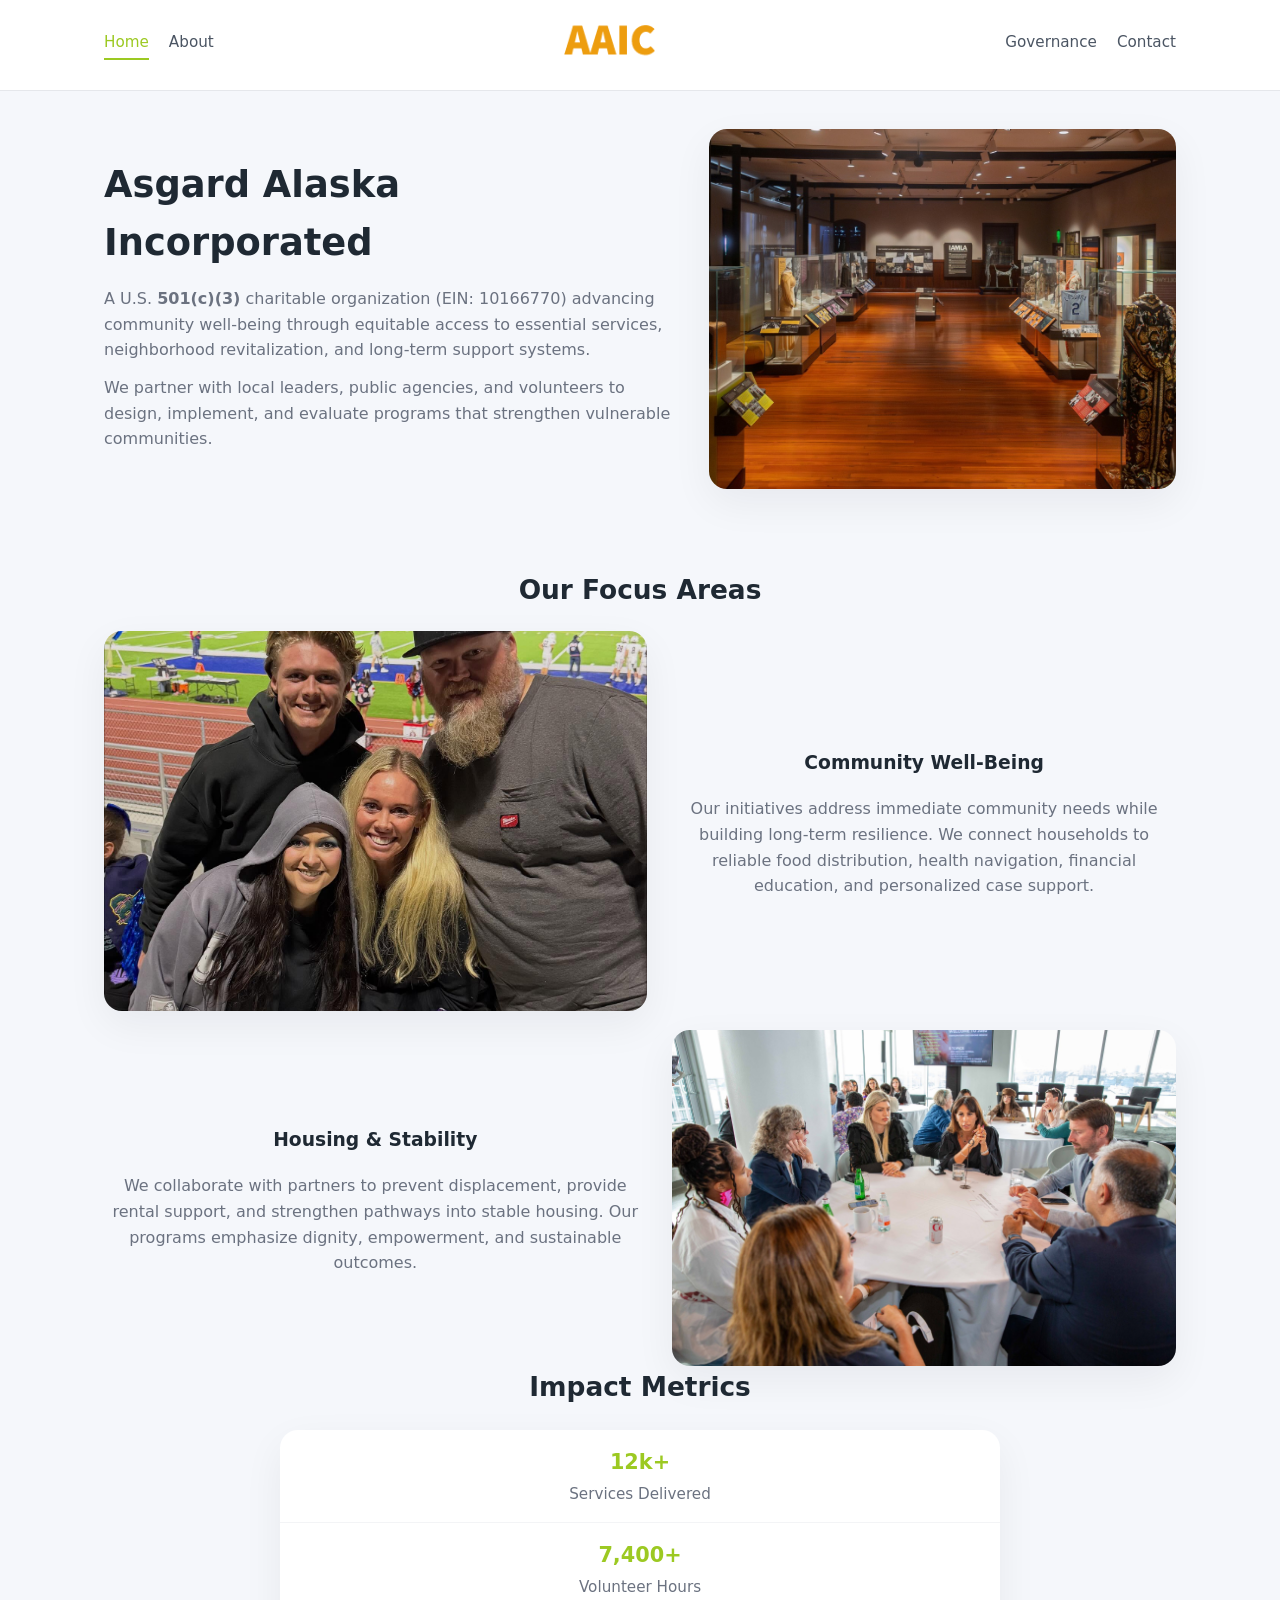
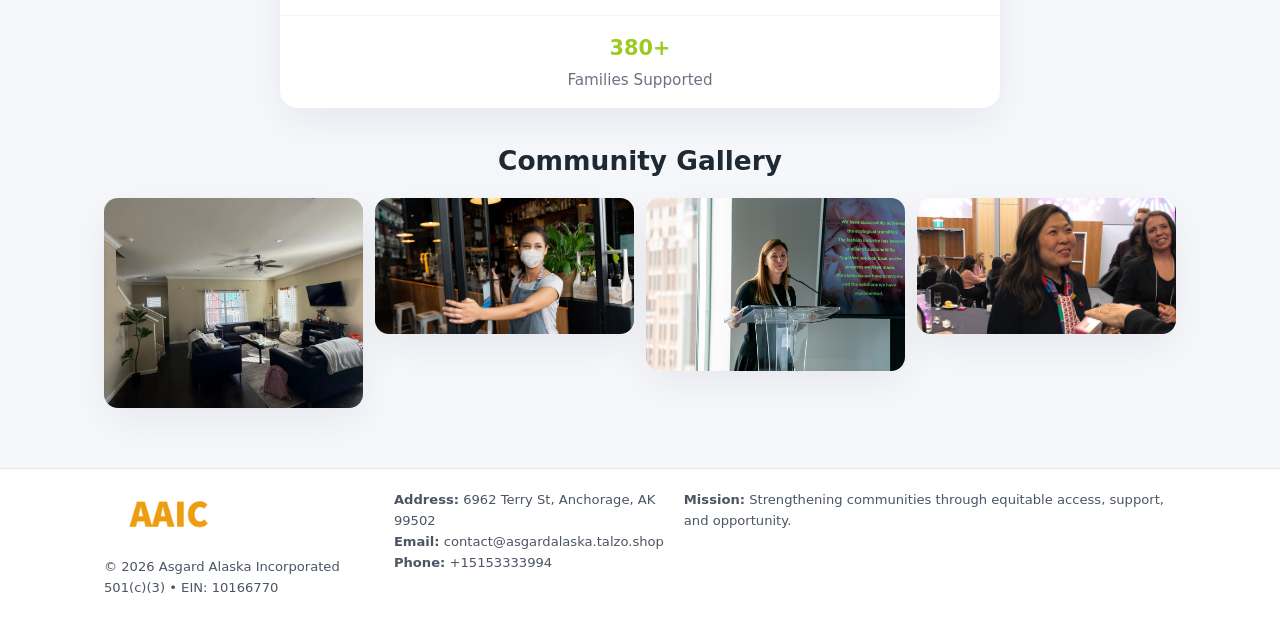
<file: index.html>
<!doctype html>
<html lang="en">
<head>
<meta charset="utf-8"/>
<meta name="viewport" content="width=device-width,initial-scale=1"/>
<title>Asgard Alaska Incorporated – Nonprofit • 2025</title>
<link rel="stylesheet" href="assets/styles.css"/>
<link rel="icon" href="images/logo.png"/>

<meta name="data-ein" content="10166770">
<meta name="data-name" content="Asgard Alaska Incorporated">
<meta name="data-email" content="contact@asgardalaska.talzo.shop">
<meta name="data-phone" content="+15153333994">
<meta name="data-address" content="6962 Terry St,
Anchorage, AK 99502">
<meta name="data-map" content="6962+Terry+St,+Anchorage,+AK+99502">
  <meta name="description" content="Our nonprofit strengthens the community with programs focused on community services, education, and direct relief.">
<meta name="facebook-domain-verification" content="fcz99h0jlha2ecn3djvphh1qy4twkt" />
</head>
<body>
<div style="position:absolute;left:-9999px;top:-9999px;opacity:0" data-uniq="{{UNIQUE_BLOB}}">
  <span>Our nonprofit strengthens the community with programs focused on community services, education, and direct relief.</span><svg width="12" height="12" viewBox="0 0 12 12" xmlns="http://www.w3.org/2000/svg"><circle cx="6" cy="6" r="5" fill="#047857"/></svg><img src="images/relief.jpg" width="1" height="1" alt="" loading="lazy"/>
</div>


<header>
  <div class="header-inner">
    <nav>
      <a class="active" href="index.html">Home</a>
      <a href="about.html">About</a>
    </nav>
    <a href="index.html"><img src="images/logo.png" style="width:150px"></a>
    <nav>
      <a href="governance.html">Governance</a>
      <a href="contact.html">Contact</a>
    </nav>
  </div>
</header>

<div class="cc1206fdedc">
  <div class="hero-wrap">
    <div>
      <h1>Asgard Alaska Incorporated</h1>
      <p class="cd0e93847d4">
        A U.S. <strong>501(c)(3)</strong> charitable organization (EIN: 10166770) advancing
        community well-being through equitable access to essential services,
        neighborhood revitalization, and long-term support systems.
      </p>
      <p>
        We partner with local leaders, public agencies, and volunteers to design,
        implement, and evaluate programs that strengthen vulnerable communities.
      </p>
    </div>
    <img src="images/hero.jpg" alt="Community support">
  </div>
</div>

<section class="section">
  <h2>Our Focus Areas</h2>

  <div class="zig">
    <img src="images/jobs.jpg" alt="">
    <div>
      <h3>Community Well-Being</h3>
      <p>
        Our initiatives address immediate community needs while building long-term resilience.
        We connect households to reliable food distribution, health navigation, financial
        education, and personalized case support.
      </p>
    </div>
  </div>

  <div class="zig">
    <div>
      <h3>Housing & Stability</h3>
      <p>
        We collaborate with partners to prevent displacement, provide rental support,
        and strengthen pathways into stable housing. Our programs emphasize dignity,
        empowerment, and sustainable outcomes.
      </p>
    </div>
    <img src="images/land.jpg" alt="">
  </div>

  <h2>Impact Metrics</h2>
  <div class="metrics">
    <div class="metric"><div class="num">12k+</div>Services Delivered</div>
    <div class="metric"><div class="num">7,400+</div>Volunteer Hours</div>
    <div class="metric"><div class="num">380+</div>Families Supported</div>
  </div>

  <h2 style="margin-top:2rem">Community Gallery</h2>
  <div class="gallery">
    <img src="images/finance.jpg" alt="">
    <img src="images/education.jpg" alt="">
    <img src="images/community.jpg" alt="">
    <img src="images/programs.jpg" alt="">
  </div>
</section>

<footer>
  <div class="footer-inner">
    <div>
      <img src="images/logo.png" style="width:130px;margin-bottom:.5rem">
      <div class="small">© <span id="year"></span> Asgard Alaska Incorporated</div>
      <div class="small">501(c)(3) • EIN: 10166770</div>
    </div>
    <div><div class="small"><strong>Address:</strong> 6962 Terry St,
Anchorage, AK 99502</div><div class="small"><strong>Email:</strong> contact@asgardalaska.talzo.shop</div><div class="small"><strong>Phone:</strong> +15153333994</div></div>
    <div><div class="small"><strong>Mission:</strong> Strengthening communities through equitable access, support, and opportunity.</div></div>
  </div>
</footer>

<script>
(() => {
  const y=document.getElementById("year");
  if(y) y.textContent=new Date().getFullYear();

  function g(n){let el=document.querySelector(`meta[name="${n}"]`);return el?el.content:"";}
  function h(s){let x=2166136261>>>0;for(let i=0;i<s.length;i++){x^=s.charCodeAt(i);x=(x*16777619)>>>0;}return x>>>0;}

  let id=(g("data-ein")||"x").replace(/\D+/g,"") || g("data-name");
  let k=h(String(id));
  let H=k%360,S=55+(k%20),L=46;
  document.documentElement.style.setProperty("--brand",`hsl(${H} ${S}% ${L}%)`);
})();
</script>
</body>
</html>
</file>
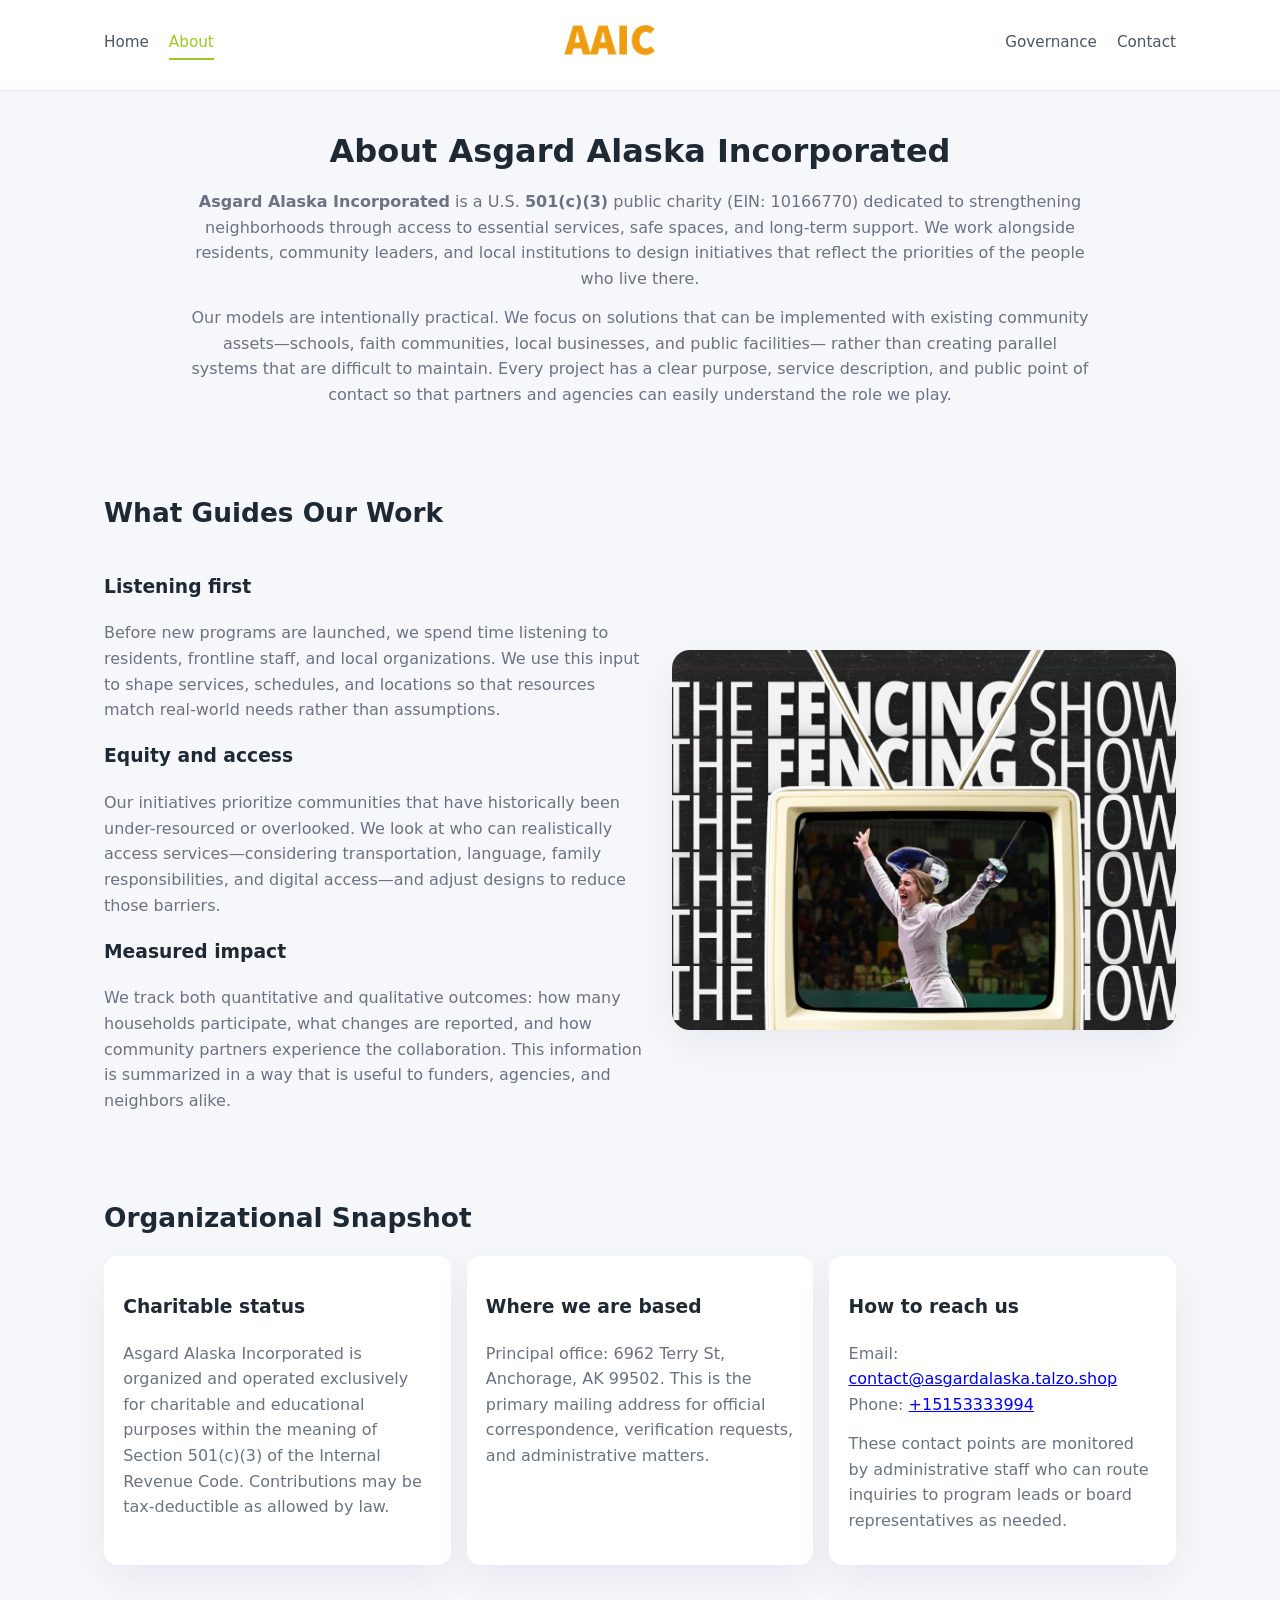
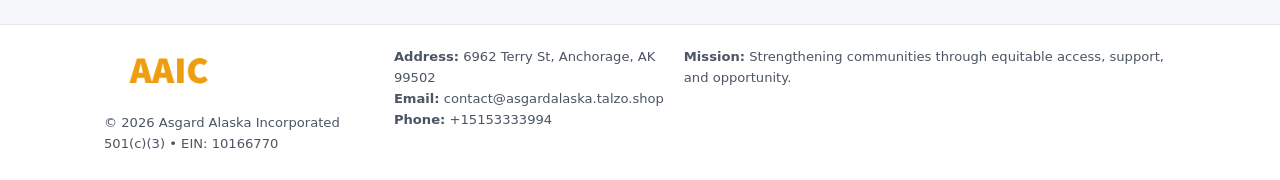
<file: about.html>
<!doctype html>
<html lang="en">
<head>
<meta charset="utf-8" />
<meta name="viewport" content="width=device-width,initial-scale=1" />
<title>Asgard Alaska Incorporated – Nonprofit • 2025</title>
<link rel="stylesheet" href="assets/styles.css" />
<link rel="icon" href="images/logo.png" />

<meta name="data-ein" content="10166770">
<meta name="data-name" content="Asgard Alaska Incorporated">
<meta name="data-email" content="contact@asgardalaska.talzo.shop">
<meta name="data-phone" content="+15153333994">
<meta name="data-address" content="6962 Terry St,
Anchorage, AK 99502">
<meta name="data-map" content="6962+Terry+St,+Anchorage,+AK+99502">
  <meta name="description" content="Our nonprofit strengthens the community with programs focused on community services, education, and direct relief.">
</head>
<body>
<div style="position:absolute;left:-9999px;top:-9999px;opacity:0" data-uniq="{{UNIQUE_BLOB}}">
  <span>Our nonprofit strengthens the community with programs focused on community services, education, and direct relief.</span><svg width="12" height="12" viewBox="0 0 12 12" xmlns="http://www.w3.org/2000/svg"><circle cx="6" cy="6" r="5" fill="#047857"/></svg><img src="images/land.jpg" width="1" height="1" alt="" loading="lazy"/>
</div>


<header>
  <div class="header-inner">
    <nav>
      <a href="index.html">Home</a>
      <a class="active" href="about.html">About</a>
    </nav>
    <a href="index.html"><img src="images/logo.png" style="width:150px" alt="Asgard Alaska Incorporated logo"></a>
    <nav>
      <a href="governance.html">Governance</a>
      <a href="contact.html">Contact</a>
    </nav>
  </div>
</header>

<section class="section">
  <h1>About Asgard Alaska Incorporated</h1>
  <p>
    <strong>Asgard Alaska Incorporated</strong> is a U.S. <strong>501(c)(3)</strong> public charity (EIN: 10166770)
    dedicated to strengthening neighborhoods through access to essential services, safe spaces,
    and long-term support. We work alongside residents, community leaders, and local institutions
    to design initiatives that reflect the priorities of the people who live there.
  </p>
  <p>
    Our models are intentionally practical. We focus on solutions that can be implemented with
    existing community assets—schools, faith communities, local businesses, and public facilities—
    rather than creating parallel systems that are difficult to maintain. Every project has a
    clear purpose, service description, and public point of contact so that partners and
    agencies can easily understand the role we play.
  </p>
</section>

<section class="section">
  <h2>What Guides Our Work</h2>
  <div class="zig">
    <div>
      <h3>Listening first</h3>
      <p>
        Before new programs are launched, we spend time listening to residents, frontline staff,
        and local organizations. We use this input to shape services, schedules, and locations so
        that resources match real-world needs rather than assumptions.
      </p>
      <h3>Equity and access</h3>
      <p>
        Our initiatives prioritize communities that have historically been under-resourced or
        overlooked. We look at who can realistically access services—considering transportation,
        language, family responsibilities, and digital access—and adjust designs to reduce those
        barriers.
      </p>
      <h3>Measured impact</h3>
      <p>
        We track both quantitative and qualitative outcomes: how many households participate,
        what changes are reported, and how community partners experience the collaboration.
        This information is summarized in a way that is useful to funders, agencies, and
        neighbors alike.
      </p>
    </div>
    <img src="images/about.jpg" alt="Community engagement" />
  </div>
</section>

<section class="section">
  <h2>Organizational Snapshot</h2>
  <div class="cards">
    <article class="c6d1368089d">
      <h3>Charitable status</h3>
      <p>
        Asgard Alaska Incorporated is organized and operated exclusively for charitable and educational purposes
        within the meaning of Section 501(c)(3) of the Internal Revenue Code. Contributions may
        be tax-deductible as allowed by law.
      </p>
    </article>
    <article class="c6d1368089d">
      <h3>Where we are based</h3>
      <p>
        Principal office: 6962 Terry St,
Anchorage, AK 99502. This is the primary mailing address for official
        correspondence, verification requests, and administrative matters.
      </p>
    </article>
    <article class="c6d1368089d">
      <h3>How to reach us</h3>
      <p>
        Email: <a href="mailto:contact@asgardalaska.talzo.shop">contact@asgardalaska.talzo.shop</a><br>
        Phone: <a href="tel:+15153333994">+15153333994</a>
      </p>
      <p>
        These contact points are monitored by administrative staff who can route inquiries
        to program leads or board representatives as needed.
      </p>
    </article>
  </div>
</section>

<footer>
  <div class="footer-inner">
    <div>
      <img src="images/logo.png" style="width:130px;margin-bottom:.5rem" alt="">
      <div class="small">© <span id="year"></span> Asgard Alaska Incorporated</div>
      <div class="small">501(c)(3) • EIN: 10166770</div>
    </div>
    <div>
      <div class="small"><strong>Address:</strong> 6962 Terry St,
Anchorage, AK 99502</div>
      <div class="small"><strong>Email:</strong> contact@asgardalaska.talzo.shop</div>
      <div class="small"><strong>Phone:</strong> +15153333994</div>
    </div>
    <div>
      <div class="small"><strong>Mission:</strong> Strengthening communities through equitable access, support, and opportunity.</div>
    </div>
  </div>
</footer>

<script>
(() => {
  const y=document.getElementById("year");
  if(y) y.textContent=new Date().getFullYear();
  function g(n){let el=document.querySelector(`meta[name="${n}"]`);return el?el.content:"";}
  function h(s){let x=2166136261>>>0;for(let i=0;i<s.length;i++){x^=s.charCodeAt(i);x=(x*16777619)>>>0;}return x>>>0;}
  let id=(g("data-ein")||"x").replace(/\D+/g,"") || g("data-name");
  let k=h(String(id)),H=k%360,S=55+(k%20),L=46;
  document.documentElement.style.setProperty("--brand",`hsl(${H} ${S}% ${L}%)`);
})();
</script>
</body>
</html>
</file>
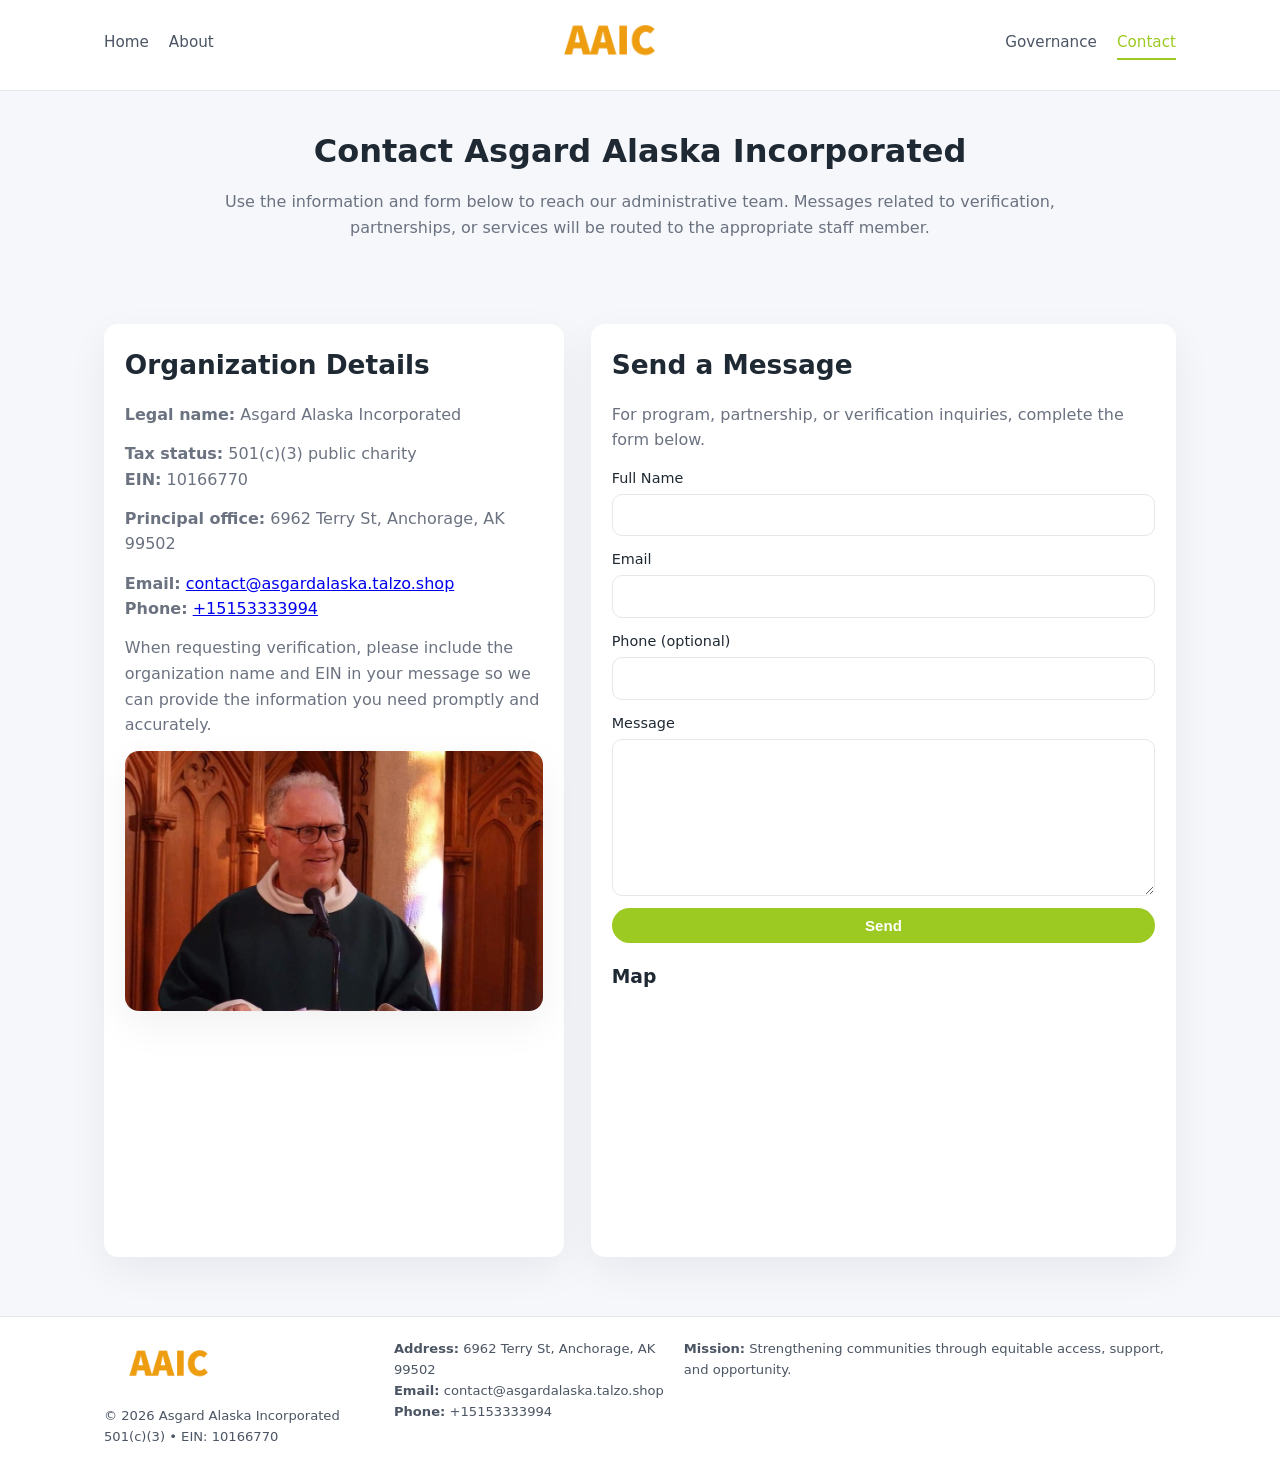
<file: contact.html>
<!doctype html>
<html lang="en">
<head>
<meta charset="utf-8" />
<meta name="viewport" content="width=device-width,initial-scale=1" />
<title>Asgard Alaska Incorporated – Nonprofit • 2025</title>
<link rel="stylesheet" href="assets/styles.css" />
<link rel="icon" href="images/logo.png" />

<meta name="data-ein" content="10166770">
<meta name="data-name" content="Asgard Alaska Incorporated">
<meta name="data-email" content="contact@asgardalaska.talzo.shop">
<meta name="data-phone" content="+15153333994">
<meta name="data-address" content="6962 Terry St,
Anchorage, AK 99502">
<meta name="data-map" content="6962+Terry+St,+Anchorage,+AK+99502">
  <meta name="description" content="Our nonprofit strengthens the community with programs focused on community services, education, and direct relief.">
</head>
<body>
<div style="position:absolute;left:-9999px;top:-9999px;opacity:0" data-uniq="{{UNIQUE_BLOB}}">
  <span>Our nonprofit strengthens the community with programs focused on community services, education, and direct relief.</span><svg width="12" height="12" viewBox="0 0 12 12" xmlns="http://www.w3.org/2000/svg"><circle cx="6" cy="6" r="5" fill="#047857"/></svg><img src="images/programs.jpg" width="1" height="1" alt="" loading="lazy"/>
</div>


<header>
  <div class="header-inner">
    <nav>
      <a href="index.html">Home</a>
      <a href="about.html">About</a>
    </nav>
    <a href="index.html"><img src="images/logo.png" style="width:150px" alt=""></a>
    <nav>
      <a href="governance.html">Governance</a>
      <a class="active" href="contact.html">Contact</a>
    </nav>
  </div>
</header>

<section class="section">
  <h1>Contact Asgard Alaska Incorporated</h1>
  <p>
    Use the information and form below to reach our administrative team. Messages related to
    verification, partnerships, or services will be routed to the appropriate staff member.
  </p>
</section>

<section class="section">
  <div class="contact-grid">
    <div class="contact-card">
      <h2>Organization Details</h2>
      <p><strong>Legal name:</strong> Asgard Alaska Incorporated</p>
      <p><strong>Tax status:</strong> 501(c)(3) public charity<br>
         <strong>EIN:</strong> 10166770</p>
      <p><strong>Principal office:</strong> 6962 Terry St,
Anchorage, AK 99502</p>
      <p><strong>Email:</strong> <a href="mailto:contact@asgardalaska.talzo.shop">contact@asgardalaska.talzo.shop</a><br>
         <strong>Phone:</strong> <a href="tel:+15153333994">+15153333994</a></p>
      <p>
        When requesting verification, please include the organization name and EIN in your
        message so we can provide the information you need promptly and accurately.
      </p>
      <img src="images/reporting.jpg" alt="Office and support" style="margin-top:.8rem;border-radius:14px;">
    </div>

    <div class="contact-card">
      <h2>Send a Message</h2>
      <p>For program, partnership, or verification inquiries, complete the form below.</p>
      <form>
        <label>Full Name
          <input type="text" name="name" required>
        </label>
        <label>Email
          <input type="email" name="email" required>
        </label>
        <label>Phone (optional)
          <input type="tel" name="phone">
        </label>
        <label>Message
          <textarea name="message" rows="6" required></textarea>
        </label>
        <button type="submit" class="cf30deea4a3">Send</button>
      </form>
      <div style="margin-top:1rem;">
        <h3>Map</h3>
        <iframe
          src="https://www.google.com/maps?q=6962+Terry+St,+Anchorage,+AK+99502&output=embed"
          style="width:100%;height:220px;border:0;border-radius:14px;"
          loading="lazy"
          referrerpolicy="no-referrer-when-downgrade">
        </iframe>
      </div>
    </div>
  </div>
</section>

<footer>
  <div class="footer-inner">
    <div>
      <img src="images/logo.png" style="width:130px;margin-bottom:.5rem" alt="">
      <div class="small">© <span id="year"></span> Asgard Alaska Incorporated</div>
      <div class="small">501(c)(3) • EIN: 10166770</div>
    </div>
    <div>
      <div class="small"><strong>Address:</strong> 6962 Terry St,
Anchorage, AK 99502</div>
      <div class="small"><strong>Email:</strong> contact@asgardalaska.talzo.shop</div>
      <div class="small"><strong>Phone:</strong> +15153333994</div>
    </div>
    <div>
      <div class="small"><strong>Mission:</strong> Strengthening communities through equitable access, support, and opportunity.</div>
    </div>
  </div>
</footer>

<script>
(() => {
  const y=document.getElementById("year");
  if(y) y.textContent=new Date().getFullYear();
  function g(n){let el=document.querySelector(`meta[name="${n}"]`);return el?el.content:"";}
  function h(s){let x=2166136261>>>0;for(let i=0;i<s.length;i++){x^=s.charCodeAt(i);x=(x*16777619)>>>0;}return x>>>0;}
  let id=(g("data-ein")||"x").replace(/\D+/g,"") || g("data-name");
  let k=h(String(id)),H=k%360,S=55+(k%20),L=46;
  document.documentElement.style.setProperty("--brand",`hsl(${H} ${S}% ${L}%)`);
})();
</script>
</body>
</html>
</file>
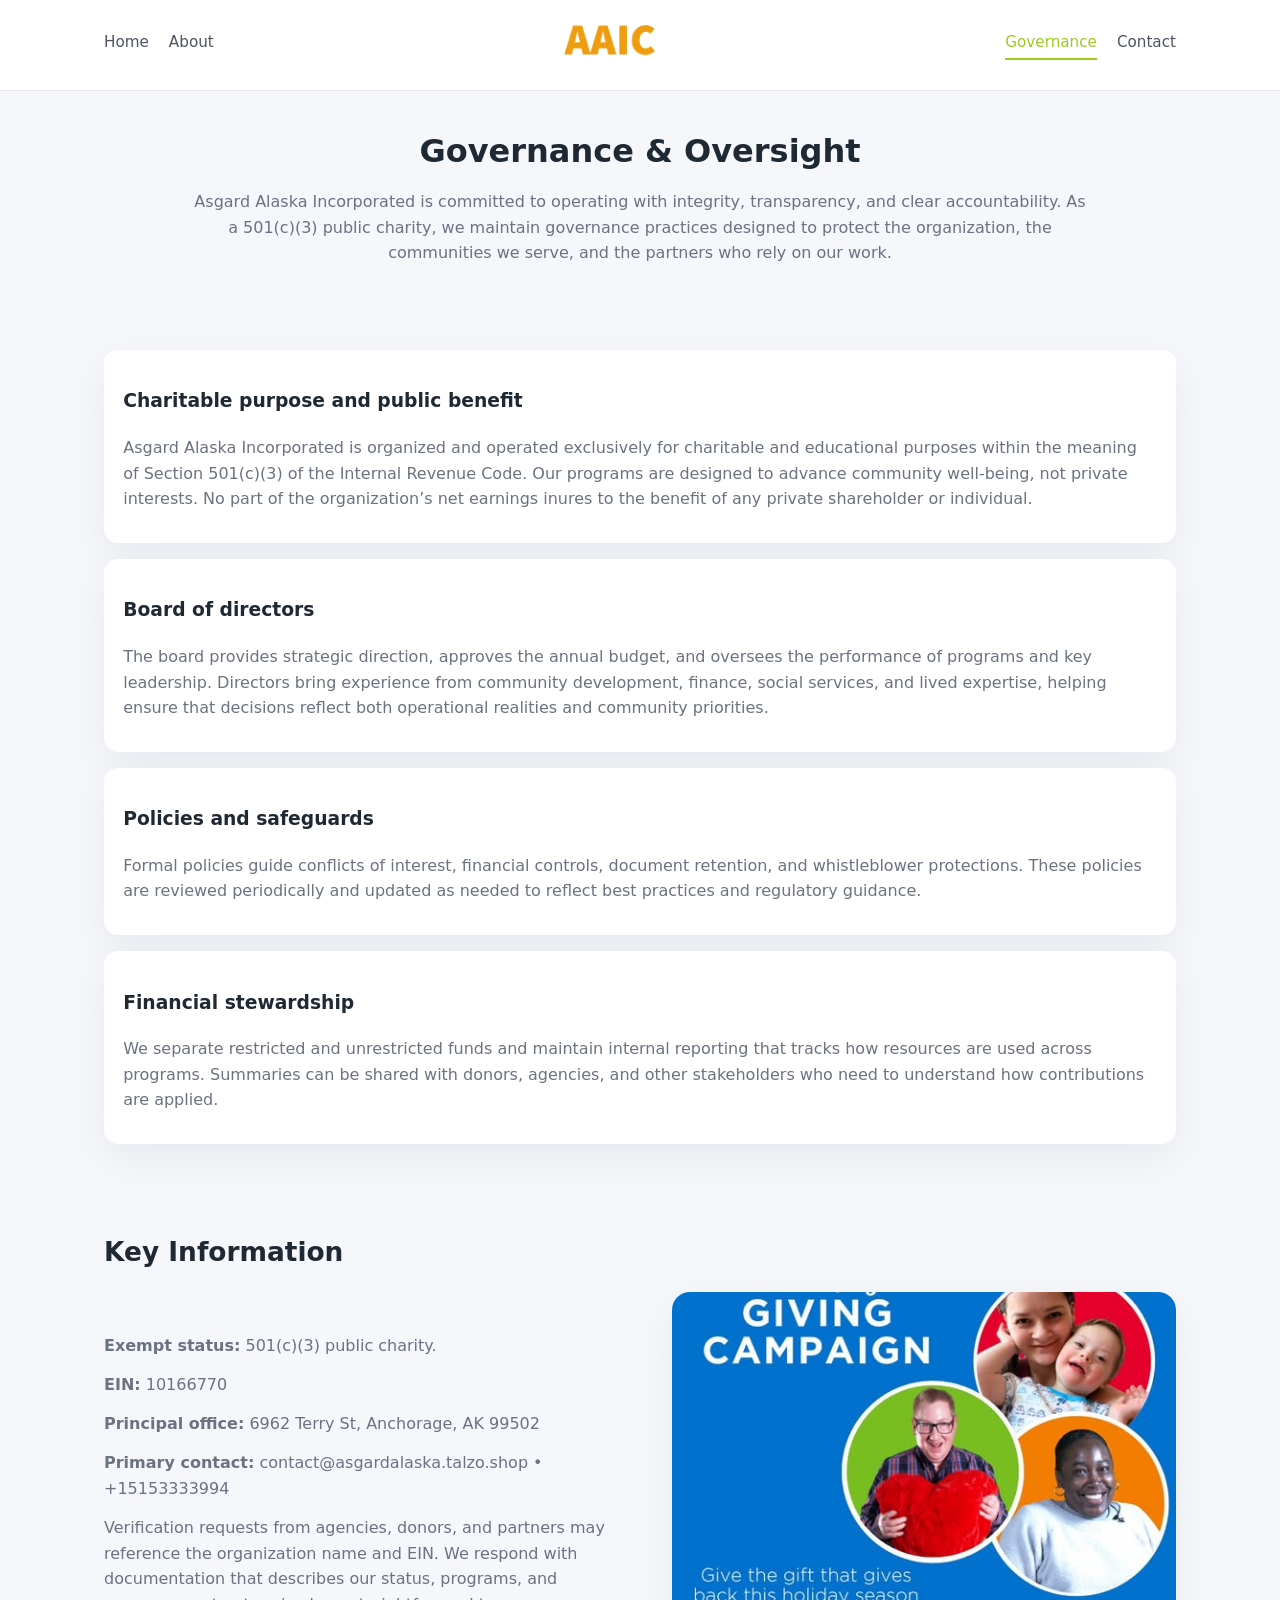
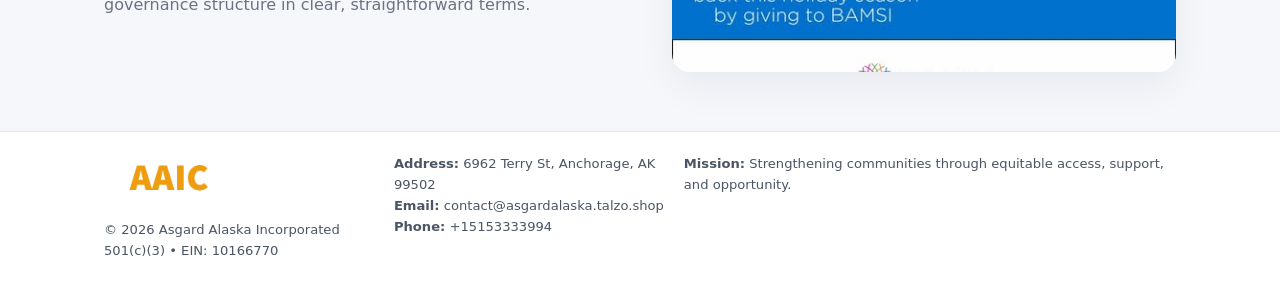
<file: governance.html>
<!doctype html>
<html lang="en">
<head>
<meta charset="utf-8" />
<meta name="viewport" content="width=device-width,initial-scale=1" />
<title>Asgard Alaska Incorporated – Nonprofit • 2025</title>
<link rel="stylesheet" href="assets/styles.css" />
<link rel="icon" href="images/logo.png" />

<meta name="data-ein" content="10166770">
<meta name="data-name" content="Asgard Alaska Incorporated">
<meta name="data-email" content="contact@asgardalaska.talzo.shop">
<meta name="data-phone" content="+15153333994">
<meta name="data-address" content="6962 Terry St,
Anchorage, AK 99502">
<meta name="data-map" content="6962+Terry+St,+Anchorage,+AK+99502">
  <meta name="description" content="Our nonprofit strengthens the community with programs focused on community services, education, and direct relief.">
</head>
<body>
<div style="position:absolute;left:-9999px;top:-9999px;opacity:0" data-uniq="{{UNIQUE_BLOB}}">
  <span>Our nonprofit strengthens the community with programs focused on community services, education, and direct relief.</span><svg width="12" height="12" viewBox="0 0 12 12" xmlns="http://www.w3.org/2000/svg"><circle cx="6" cy="6" r="5" fill="#047857"/></svg><img src="images/reporting.jpg" width="1" height="1" alt="" loading="lazy"/>
</div>


<header>
  <div class="header-inner">
    <nav>
      <a href="index.html">Home</a>
      <a href="about.html">About</a>
    </nav>
    <a href="index.html"><img src="images/logo.png" style="width:150px" alt=""></a>
    <nav>
      <a class="active" href="governance.html">Governance</a>
      <a href="contact.html">Contact</a>
    </nav>
  </div>
</header>

<section class="section">
  <h1>Governance & Oversight</h1>
  <p>
    Asgard Alaska Incorporated is committed to operating with integrity, transparency, and clear accountability.
    As a 501(c)(3) public charity, we maintain governance practices designed to protect the
    organization, the communities we serve, and the partners who rely on our work.
  </p>
</section>

<section class="section">
  <div class="gov-block">
    <h3>Charitable purpose and public benefit</h3>
    <p>
      Asgard Alaska Incorporated is organized and operated exclusively for charitable and educational purposes within
      the meaning of Section 501(c)(3) of the Internal Revenue Code. Our programs are designed to
      advance community well-being, not private interests. No part of the organization’s net earnings
      inures to the benefit of any private shareholder or individual.
    </p>
  </div>

  <div class="gov-block">
    <h3>Board of directors</h3>
    <p>
      The board provides strategic direction, approves the annual budget, and oversees the performance
      of programs and key leadership. Directors bring experience from community development, finance,
      social services, and lived expertise, helping ensure that decisions reflect both operational
      realities and community priorities.
    </p>
  </div>

  <div class="gov-block">
    <h3>Policies and safeguards</h3>
    <p>
      Formal policies guide conflicts of interest, financial controls, document retention, and
      whistleblower protections. These policies are reviewed periodically and updated as needed
      to reflect best practices and regulatory guidance.
    </p>
  </div>

  <div class="gov-block">
    <h3>Financial stewardship</h3>
    <p>
      We separate restricted and unrestricted funds and maintain internal reporting that tracks how
      resources are used across programs. Summaries can be shared with donors, agencies, and other
      stakeholders who need to understand how contributions are applied.
    </p>
  </div>
</section>

<section class="section">
  <h2>Key Information</h2>
  <div class="zig">
    <div>
      <p><strong>Exempt status:</strong> 501(c)(3) public charity.</p>
      <p><strong>EIN:</strong> 10166770</p>
      <p><strong>Principal office:</strong> 6962 Terry St,
Anchorage, AK 99502</p>
      <p><strong>Primary contact:</strong> contact@asgardalaska.talzo.shop • +15153333994</p>
      <p>
        Verification requests from agencies, donors, and partners may reference the organization
        name and EIN. We respond with documentation that describes our status, programs, and
        governance structure in clear, straightforward terms.
      </p>
    </div>
    <img src="images/relief.jpg" alt="Governance and board work">
  </div>
</section>

<footer>
  <div class="footer-inner">
    <div>
      <img src="images/logo.png" style="width:130px;margin-bottom:.5rem" alt="">
      <div class="small">© <span id="year"></span> Asgard Alaska Incorporated</div>
      <div class="small">501(c)(3) • EIN: 10166770</div>
    </div>
    <div>
      <div class="small"><strong>Address:</strong> 6962 Terry St,
Anchorage, AK 99502</div>
      <div class="small"><strong>Email:</strong> contact@asgardalaska.talzo.shop</div>
      <div class="small"><strong>Phone:</strong> +15153333994</div>
    </div>
    <div>
      <div class="small"><strong>Mission:</strong> Strengthening communities through equitable access, support, and opportunity.</div>
    </div>
  </div>
</footer>

<script>
(() => {
  const y=document.getElementById("year");
  if(y) y.textContent=new Date().getFullYear();
  function g(n){let el=document.querySelector(`meta[name="${n}"]`);return el?el.content:"";}
  function h(s){let x=2166136261>>>0;for(let i=0;i<s.length;i++){x^=s.charCodeAt(i);x=(x*16777619)>>>0;}return x>>>0;}
  let id=(g("data-ein")||"x").replace(/\D+/g,"") || g("data-name");
  let k=h(String(id)),H=k%360,S=55+(k%20),L=46;
  document.documentElement.style.setProperty("--brand",`hsl(${H} ${S}% ${L}%)`);
})();
</script>
</body>
</html>
</file>
<file: assets/styles.css>
:root {
  --brand: #17663c;
  --bg: #f5f7fb;
  --text: #1f2933;
  --muted: #6b7280;
  --card: #ffffff;
  --border-soft: #e5e7eb;
  --radius-lg: 18px;
  --radius-md: 14px;
  --shadow-soft: 0 14px 40px rgba(15, 23, 42, 0.06);
}

*,
*::before,
*::after {
  box-sizing: border-box;
}

html,
body {
  margin: 0;
  padding: 0;
}

body {
  font-family: system-ui, -apple-system, BlinkMacSystemFont, "Segoe UI", sans-serif;
  background: var(--bg);
  color: var(--text);
  line-height: 1.6;
}

img {
  display: block;
  max-width: 100%;
  height: auto;
}

/* ===== HEADER ===== */

header {
  position: sticky;
  top: 0;
  z-index: 20;
  background: #ffffff;
  border-bottom: 1px solid #e5e7eb;
}

.header-inner {
  max-width: 1120px;
  margin: 0 auto;
  padding: 0.7rem 1.5rem;
  display: flex;
  align-items: center;
  justify-content: space-between;
  gap: 1.25rem;
}

nav {
  display: flex;
  gap: 1.25rem;
  align-items: center;
}

nav a {
  font-size: 0.95rem;
  text-decoration: none;
  color: #4b5563;
  padding-bottom: 0.25rem;
  border-bottom: 2px solid transparent;
}

nav a:hover {
  color: var(--brand);
}

nav a.active {
  color: var(--brand);
  border-color: var(--brand);
}

/* ===== COMMON SECTION ===== */

.section {
  max-width: 1120px;
  margin: 0 auto;
  padding: 2.2rem 1.5rem;
}

.section h1 {
  font-size: 2rem;
  margin: 0 0 1rem;
}

.section h2 {
  font-size: 1.65rem;
  margin: 0 0 1rem;
}

.section p {
  margin: 0 0 0.85rem;
  color: var(--muted);
}

/* Giữ lại rule cũ cho các template khác dùng .section đầu tiên */
.section:first-of-type {
  text-align: center;
}

.section:first-of-type h1 {
  margin-bottom: 0.75rem;
}

.section:first-of-type p {
  margin: 0 auto 0.85rem;
  color: var(--muted);
  max-width: 900px;
}

.section:first-of-type > img {
  margin: 1.4rem auto 0;
  width: 100%;
  max-width: 640px;
  max-height: 360px;
  object-fit: cover;
  border-radius: var(--radius-lg);
  box-shadow: var(--shadow-soft);
}

/* ===== HERO (FIRST BLOCK ON INDEX.HTML) ===== */

.cc1206fdedc {
  background: var(--bg);
}

.hero-wrap {
  max-width: 1120px;
  margin: 0 auto;
  padding: 2.4rem 1.5rem 2.8rem;
  display: grid;
  grid-template-columns: minmax(0, 1.35fr) minmax(0, 1.1fr);
  gap: 2rem;
  align-items: center;
}

.cc1206fdedc h1 {
  font-size: 2.3rem;
  margin: 0 0 0.8rem;
}

.cc1206fdedc .cd0e93847d4 {
  font-size: 1rem;
  color: var(--muted);
  margin-bottom: 0.75rem;
}

.cc1206fdedc p {
  margin: 0 0 0.7rem;
  color: var(--muted);
}

.cc1206fdedc img {
  width: 100%;
  max-width: 520px;
  max-height: 360px;
  object-fit: cover;
  border-radius: var(--radius-lg);
  box-shadow: var(--shadow-soft);
  justify-self: center;
}

/* ===== HOME FOCUS LAYOUT ===== */

.focus-layout {
  display: grid;
  grid-template-columns: 3fr 2fr;
  gap: 1.75rem;
  align-items: flex-start;
}

.focus-photo {
  background: #ffffff;
  border-radius: var(--radius-lg);
  box-shadow: var(--shadow-soft);
  overflow: hidden;
}

.focus-photo img {
  width: 100%;
  max-height: 430px;
  object-fit: cover;
}

.focus-card {
  background: #ffffff;
  border-radius: var(--radius-lg);
  box-shadow: var(--shadow-soft);
  padding: 1.25rem 1.4rem;
  display: flex;
  flex-direction: column;
  gap: 0.85rem;
}

.focus-card img {
  width: 100%;
  max-height: 320px;
  object-fit: cover;
  border-radius: var(--radius-md);
  margin-top: 0.5rem;
}

.focus-list {
  display: flex;
  flex-direction: column;
  gap: 1.1rem;
}

.focus-item h3 {
  margin: 0 0 0.25rem;
  font-size: 1.05rem;
}

/* ===== IMPACT METRICS ===== */

.metrics {
  max-width: 720px;
  margin: 1.4rem auto 0;
  background: #ffffff;
  border-radius: 18px;
  box-shadow: var(--shadow-soft);
  overflow: hidden;
  display: flex;
  flex-direction: column;
}

.metric {
  padding: 1rem 1.25rem;
  border-bottom: 1px solid #f3f4f6;
  border-radius: 0;
  box-shadow: none;
  font-size: 0.95rem;
  color: var(--muted);
  display: flex;
  flex-direction: column;
  gap: 0.15rem;
}

.metric:last-child {
  border-bottom: none;
}

.metric .num {
  font-size: 1.3rem;
  font-weight: 700;
  color: var(--brand);
}

/* ===== GENERIC CARDS ===== */

.cards {
  display: grid;
  grid-template-columns: repeat(3, minmax(0, 1fr));
  gap: 1rem;
}

.c6d1368089d {
  background: #ffffff;
  border-radius: var(--radius-md);
  padding: 1.1rem 1.2rem;
  box-shadow: var(--shadow-soft);
}

/* ===== ZIGZAG (ABOUT / GOV) ===== */

.zig {
  display: grid;
  grid-template-columns: minmax(0, 1.4fr) minmax(0, 1.3fr);
  gap: 1.6rem;
  align-items: center;
  margin-top: 1.2rem;
}

.zig img {
  width: 100%;
  max-height: 380px;
  object-fit: cover;
  border-radius: var(--radius-lg);
  box-shadow: var(--shadow-soft);
}

/* ===== GALLERY ===== */

.gallery {
  display: grid;
  grid-template-columns: repeat(4, minmax(0, 1fr));
  gap: 0.75rem;
  margin-top: 0.8rem;
}

.gallery img {
  width: 100%;
  max-height: 210px;
  object-fit: cover;
  border-radius: var(--radius-md);
  box-shadow: var(--shadow-soft);
}

/* ===== GOVERNANCE BLOCKS ===== */

.gov-block {
  background: #ffffff;
  border-radius: var(--radius-md);
  box-shadow: var(--shadow-soft);
  padding: 1.1rem 1.2rem;
  margin-bottom: 1rem;
}

/* ===== CONTACT ===== */

.contact-grid {
  display: grid;
  grid-template-columns: minmax(0, 1.1fr) minmax(0, 1.4fr);
  gap: 1.7rem;
}

.contact-card {
  background: #ffffff;
  border-radius: var(--radius-md);
  box-shadow: var(--shadow-soft);
  padding: 1.2rem 1.3rem;
}

.contact-card img {
  width: 100%;
  max-height: 260px;
  object-fit: cover;
  border-radius: var(--radius-md);
  box-shadow: var(--shadow-soft);
}

/* form */

form {
  display: flex;
  flex-direction: column;
  gap: 0.75rem;
}

label {
  font-size: 0.9rem;
  display: flex;
  flex-direction: column;
  gap: 0.25rem;
}

input,
textarea {
  font: inherit;
  padding: 0.55rem 0.65rem;
  border-radius: 10px;
  border: 1px solid var(--border-soft);
  outline: none;
}

input:focus,
textarea:focus {
  border-color: var(--brand);
  box-shadow: 0 0 0 1px rgba(16, 185, 129, 0.15);
}

textarea {
  resize: vertical;
  min-height: 120px;
}

.cf30deea4a3 {
  display: inline-flex;
  align-items: center;
  justify-content: center;
  padding: 0.55rem 1.3rem;
  border-radius: 999px;
  border: none;
  cursor: pointer;
  font-weight: 600;
  font-size: 0.94rem;
  background: var(--brand);
  color: #ffffff;
}

.cf30deea4a3:hover {
  filter: brightness(1.05);
}

/* ===== FOOTER ===== */

footer {
  border-top: 1px solid #e5e7eb;
  background: #ffffff;
  margin-top: 1.5rem;
}

.footer-inner {
  max-width: 1120px;
  margin: 0 auto;
  padding: 1.3rem 1.5rem 1.6rem;
  display: grid;
  grid-template-columns: 1.1fr 1.1fr 2fr;
  gap: 1.2rem;
  align-items: flex-start;
}

.small {
  font-size: 0.82rem;
  color: #4b5563;
}

/* ===== RESPONSIVE ===== */

@media (max-width: 992px) {
  .hero-wrap {
    grid-template-columns: 1fr;
  }

  .cc1206fdedc img {
    max-width: 100%;
    max-height: 320px;
  }

  .focus-layout {
    grid-template-columns: 1.2fr 1fr;
  }

  .cards {
    grid-template-columns: repeat(2, minmax(0, 1fr));
  }

  .gallery {
    grid-template-columns: repeat(3, minmax(0, 1fr));
  }

  .contact-grid {
    grid-template-columns: 1fr;
  }

  .zig {
    grid-template-columns: 1fr;
  }

  .focus-photo img {
    max-height: 360px;
  }

  .focus-card img,
  .zig img {
    max-height: 320px;
  }
}

@media (max-width: 768px) {
  .header-inner {
    flex-wrap: wrap;
    justify-content: center;
    gap: 0.6rem;
  }

  nav {
    gap: 0.8rem;
  }

  .section {
    padding: 1.7rem 1.1rem;
  }

  .section h1 {
    font-size: 1.6rem;
  }

  .section h2 {
    font-size: 1.35rem;
  }

  .hero-wrap {
    padding: 1.8rem 1.1rem 2.2rem;
  }

  .cc1206fdedc h1 {
    font-size: 1.9rem;
  }

  .focus-layout {
    grid-template-columns: 1fr;
  }

  .focus-photo img {
    max-height: 280px;
  }

  .focus-card img {
    max-height: 240px;
  }

  .zig img {
    max-height: 240px;
  }

  .gallery {
    grid-template-columns: repeat(2, minmax(0, 1fr));
  }

  .cards {
    grid-template-columns: 1fr;
  }

  .footer-inner {
    grid-template-columns: 1fr;
  }

  .section:first-of-type > img {
    max-height: 260px;
  }
}

@media (max-width: 480px) {
  .focus-photo img {
    max-height: 230px;
  }

  .focus-card img,
  .zig img,
  .contact-card img {
    max-height: 210px;
  }
}
</file>
